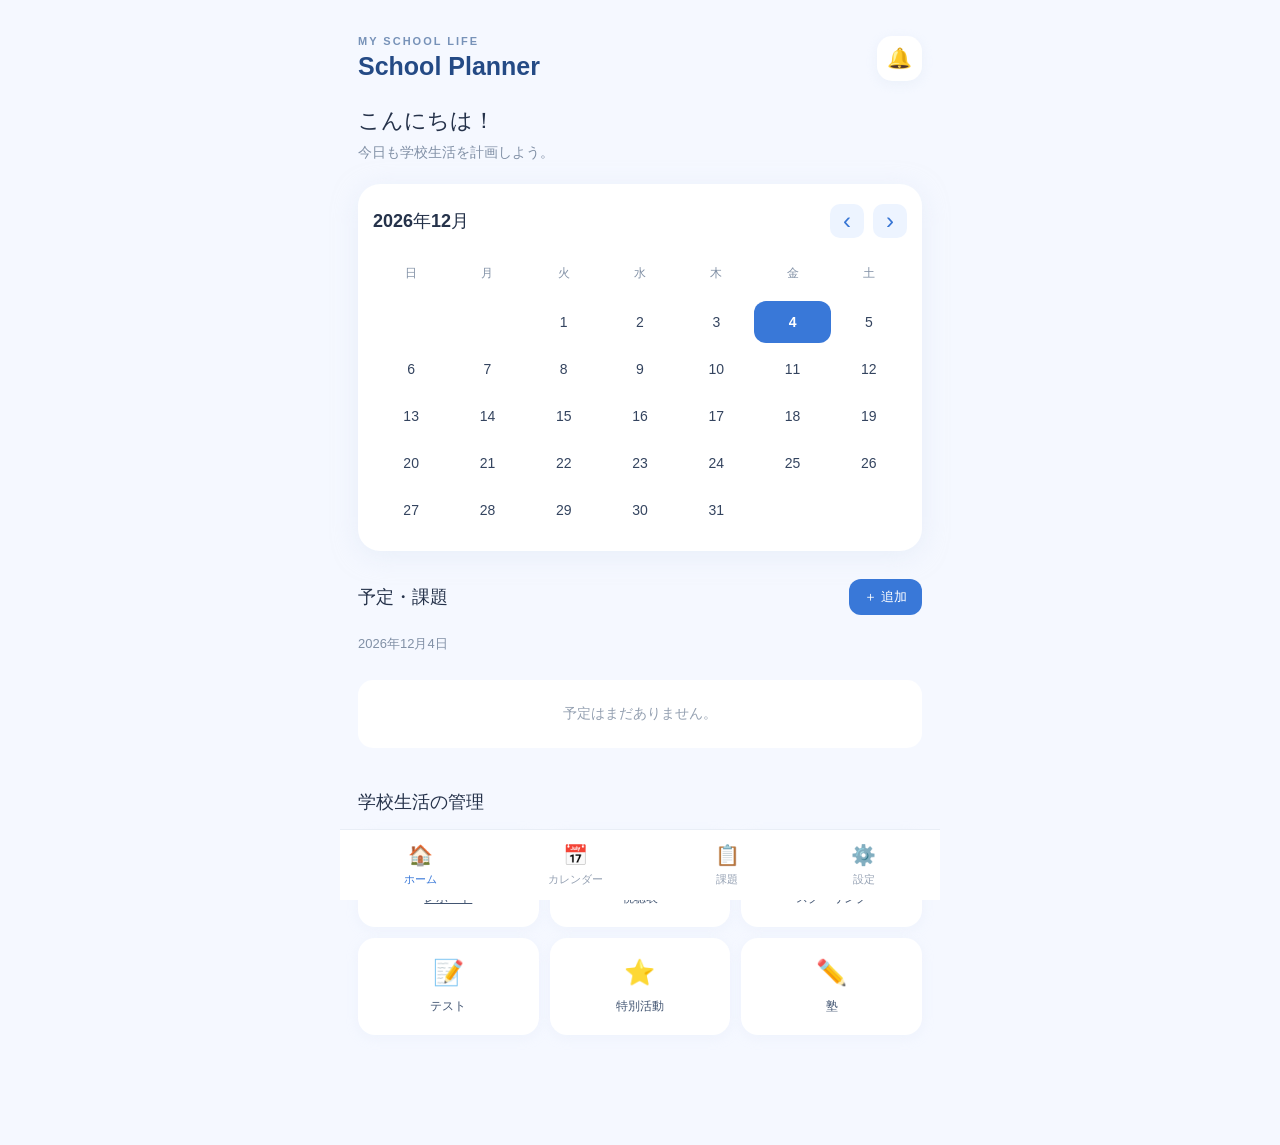
<file: index.html>
<!DOCTYPE html>
<html lang="ja">
<head>
  <meta charset="UTF-8">
  <meta name="viewport" content="width=device-width, initial-scale=1.0">
  
<meta name="theme-color" content="#3978d8">
<title>School Planner</title>
<link rel="manifest" href="manifest.webmanifest">
<link rel="stylesheet" href="style.css">
</head>
<body>
  <div class="app">
    <header class="header">
      <div>
        <p class="eyebrow">MY SCHOOL LIFE</p>
        <h1>School Planner</h1>
      </div>
      <button class="icon-button" aria-label="通知">🔔</button>
    </header>

    <main>
      <section class="welcome">
        <h2>こんにちは！</h2>
        <p>今日も学校生活を計画しよう。</p>
      </section>

      <section class="calendar-card">
        <div class="section-heading">
          <h2 id="monthTitle">カレンダー</h2>
          <div class="calendar-controls">
            <button id="prevMonth" aria-label="前の月">‹</button>
            <button id="nextMonth" aria-label="次の月">›</button>
          </div>
        </div>
        <div class="weekdays">
          <span>日</span><span>月</span><span>火</span>
          <span>水</span><span>木</span><span>金</span><span>土</span>
        </div>
        <div id="calendarDays" class="calendar-days"></div>
      </section>

      <section class="tasks-section">
        <div class="section-heading">
          <h2>予定・課題</h2>
          <button id="addTask" class="add-button">＋ 追加</button>
        </div>
        <p id="selectedDate" class="date-label"></p>
        <div id="taskList" class="task-list">
          <p class="empty-message">予定はまだありません。</p>
        </div>
      </section>

      <section class="shortcuts">
        <h2>学校生活の管理</h2>
        <div class="shortcut-grid">
          
<a href="reports.html" class="shortcut"><span>📚</span>レポート</a>
          <button class="shortcut" data-category="視聴表"><span>▶️</span>視聴表</button>
          <button class="shortcut" data-category="スクーリング"><span>🏫</span>スクーリング</button>
          <button class="shortcut" data-category="テスト"><span>📝</span>テスト</button>
          <button class="shortcut" data-category="特別活動"><span>⭐</span>特別活動</button>
          <button class="shortcut" data-category="塾"><span>✏️</span>塾</button>
        </div>
      </section>
    </main>

    <nav class="bottom-nav" aria-label="メインメニュー">
      <button class="nav-item active">🏠<span>ホーム</span></button>
      <button class="nav-item">📅<span>カレンダー</span></button>
      <button class="nav-item">📋<span>課題</span></button>
      <button class="nav-item">⚙️<span>設定</span></button>
    </nav>
  </div>
  <script src="script.js"></script>

  <script>
    if ("serviceWorker" in navigator) {
      window.addEventListener("load", () => {
        navigator.serviceWorker
          .register("./sw.js")
          .then(() => {
            console.log("Service Worker registered");
          })
          .catch((error) => {
            console.error("Service Worker error:", error);
          });
      });
    }
  </script>
</body>
</html>
</file>
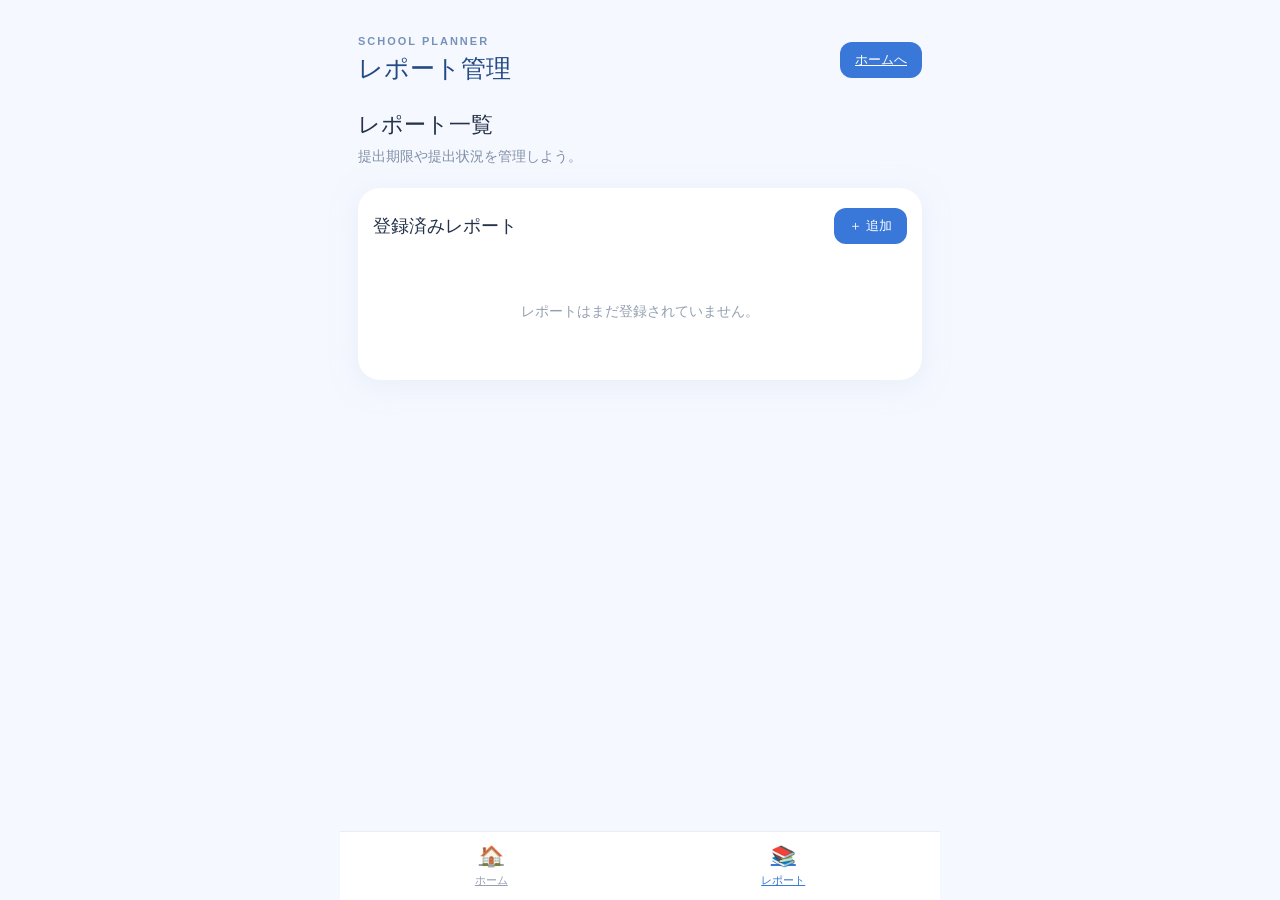
<file: reports.html>
<!DOCTYPE html>
<html lang="ja">
<head>
  <meta charset="UTF-8">
  <meta name="viewport" content="width=device-width, initial-scale=1.0">
  <meta name="theme-color" content="#3978d8">
  <title>レポート管理 | School Planner</title>
  <link rel="manifest" href="manifest.webmanifest">
  <link rel="stylesheet" href="style.css?v=2">
</head>
<body>
  <div class="app">
    <header class="header">
      <div>
        <p class="eyebrow">SCHOOL PLANNER</p>
        <h1>レポート管理</h1>
      </div>
      <a href="./" class="add-button">
        ホームへ
      </a>
    </header>

    <main>
      <section class="welcome">
        <h2>レポート一覧</h2>
        <p>提出期限や提出状況を管理しよう。</p>
      </section>

      <section class="calendar-card">
        <div class="section-heading">
          <h2>登録済みレポート</h2>
          <button id="addReport" class="add-button">
            ＋ 追加
          </button>
        </div>

        <div id="reportList" class="task-list">
          <p class="empty-message">
            レポートはまだ登録されていません。
          </p>
        </div>
      </section>
      
<section id="reportFormSection" class="calendar-card" hidden>
  <h2>新しいレポート</h2>

  <form id="reportForm">
    <p>
      <label for="reportSubject">教科</label>
      <input
        id="reportSubject"
        type="text"
        placeholder="例：国語"
        required
      >
    </p>

    <p>
      <label for="reportNumber">レポート番号</label>
      <input
        id="reportNumber"
        type="text"
        placeholder="例：No.1"
        required
      >
    </p>

    <p>
      <label for="reportDeadline">提出期限</label>
      <input
        id="reportDeadline"
        type="date"
        required
      >
    </p>

    <button type="submit">レポートを保存</button>
    <button type="button" id="cancelReport">
      キャンセル
    </button>
  </form>
</section>

    </main>

    <nav class="bottom-nav" aria-label="メインメニュー">
      <a href="./" class="nav-item">
        🏠<span>ホーム</span>
      </a>
      <a href="reports.html" class="nav-item active">
        📚<span>レポート</span>
      </a>
    </nav>
  </div>

  <script src="reports.js?v=4"></script>
</body>
</html>
</file>
<file: style.css>
:root {
  font-family: Arial, "Noto Sans JP", sans-serif;
  color: #25324a;
  background: #f5f8ff;
  font-synthesis: none;
}

* {
  box-sizing: border-box;
}

body {
  margin: 0;
}

button {
  font: inherit;
  cursor: pointer;
}

.app {
  max-width: 600px;
  min-height: 100vh;
  margin: 0 auto;
  padding: 22px 18px 110px;
}

.header,
.section-heading,
.calendar-controls {
  display: flex;
  align-items: center;
  justify-content: space-between;
}

.header {
  margin-bottom: 25px;
}

.eyebrow {
  margin: 0 0 5px;
  color: #7792b8;
  font-size: 11px;
  font-weight: bold;
  letter-spacing: 2px;
}

h1 {
  margin: 0;
  font-size: 25px;
  color: #244a85;
}

h2 {
  margin: 0;
  font-size: 18px;
}

.icon-button {
  width: 45px;
  height: 45px;
  border: none;
  border-radius: 15px;
  background: white;
  box-shadow: 0 3px 12px #dce5f366;
  font-size: 20px;
}

.welcome {
  margin-bottom: 22px;
}

.welcome h2 {
  font-size: 22px;
}

.welcome p {
  margin: 8px 0 0;
  color: #8190a6;
  font-size: 14px;
}

.calendar-card {
  padding: 20px 15px;
  border-radius: 22px;
  background: white;
  box-shadow: 0 5px 25px #dce5f380;
}

.section-heading {
  gap: 12px;
  margin-bottom: 20px;
}

.calendar-controls {
  gap: 9px;
}

.calendar-controls button {
  width: 34px;
  height: 34px;
  border: none;
  border-radius: 10px;
  background: #edf4ff;
  color: #3775d4;
  font-size: 24px;
}

.weekdays,
.calendar-days {
  display: grid;
  grid-template-columns: repeat(7, minmax(0, 1fr));
  text-align: center;
}

.weekdays {
  margin-bottom: 12px;
  color: #8291a6;
  font-size: 12px;
  font-weight: bold;
}

.weekdays span {
  padding: 7px 0;
}

.calendar-days {
  gap: 5px 0;
}

.calendar-days button,
.calendar-days .blank {
  display: flex;
  align-items: center;
  justify-content: center;
  width: 100%;
  min-height: 42px;
}

.calendar-days button {
  border: none;
  border-radius: 12px;
  background: transparent;
  color: #34445f;
  font-size: 14px;
}

.calendar-days button.today {
  color: #3978d8;
  font-weight: bold;
  background: #eaf2ff;
}

.calendar-days button.selected {
  background: #3978d8;
  color: white;
}

.calendar-days button.has-task::after {
  content: "";
  position: absolute;
  width: 5px;
  height: 5px;
  margin-top: 29px;
  border-radius: 50%;
  background: #f5a24d;
}

.calendar-days button {
  position: relative;
}

.tasks-section,
.shortcuts {
  margin-top: 28px;
}

.add-button {
  padding: 9px 15px;
  border: none;
  border-radius: 12px;
  background: #3978d8;
  color: white;
  font-size: 13px;
  font-weight: bold;
}

.date-label {
  color: #8190a6;
  font-size: 13px;
}

.task-list {
  display: grid;
  gap: 10px;
}

.empty-message {
  padding: 25px 15px;
  border-radius: 15px;
  background: white;
  color: #94a0b1;
  text-align: center;
  font-size: 14px;
}

.task-card {
  padding: 15px;
  border-radius: 14px;
  background: white;
  border-left: 4px solid #3978d8;
}

.task-card strong {
  display: block;
  margin-bottom: 5px;
}

.task-card small {
  color: #8190a6;
}

.shortcuts h2 {
  margin-bottom: 16px;
}

.shortcut-grid {
  display: grid;
  grid-template-columns: repeat(3, minmax(0, 1fr));
  gap: 11px;
}

.shortcut {
  display: flex;
  flex-direction: column;
  align-items: center;
  gap: 11px;
  padding: 20px 5px;
  border: none;
  border-radius: 17px;
  background: white;
  color: #425572;
  font-size: 12px;
  box-shadow: 0 3px 12px #dce5f344;
}

.shortcut span {
  font-size: 25px;
}

.bottom-nav {
  position: fixed;
  bottom: 0;
  left: 50%;
  transform: translateX(-50%);
  display: flex;
  justify-content: space-around;
  width: 100%;
  max-width: 600px;
  padding: 12px 8px calc(12px + env(safe-area-inset-bottom));
  background: white;
  border-top: 1px solid #e9eef6;
  z-index: 10;
}

.nav-item {
  display: flex;
  flex-direction: column;
  align-items: center;
  gap: 5px;
  border: none;
  background: none;
  color: #95a1b3;
  font-size: 20px;
}

.nav-item span {
  font-size: 11px;
}

.nav-item.active {
  color: #3978d8;
}

@media (min-width: 700px) {
  .app {
    padding-top: 35px;
  }
}

/* レポート入力フォーム */
#reportFormSection {
  margin-top: 20px;
}

#reportFormSection[hidden] {
  display: none !important;
}

#reportForm {
  display: flex;
  flex-direction: column;
  gap: 18px;
  margin-top: 20px;
}

#reportForm p {
  display: flex;
  flex-direction: column;
  gap: 8px;
  margin: 0;
}

#reportForm label {
  font-size: 14px;
  font-weight: 600;
  color: #334155;
}

#reportForm input {
  width: 100%;
  box-sizing: border-box;
  padding: 14px;
  border: 1px solid #d6e1f0;
  border-radius: 12px;
  background: #ffffff;
  color: #1e293b;
  font-size: 16px;
  font-family: inherit;
}

#reportForm input:focus {
  outline: 2px solid #3978d8;
  outline-offset: 2px;
  border-color: #3978d8;
}

#reportForm button {
  width: 100%;
  padding: 14px;
  border: none;
  border-radius: 12px;
  font-size: 15px;
  font-weight: 600;
  cursor: pointer;
}

#reportForm button[type="submit"] {
  background: #3978d8;
  color: white;
}

#cancelReport {
  background: #edf2fa;
  color: #334155;
}
</file>
